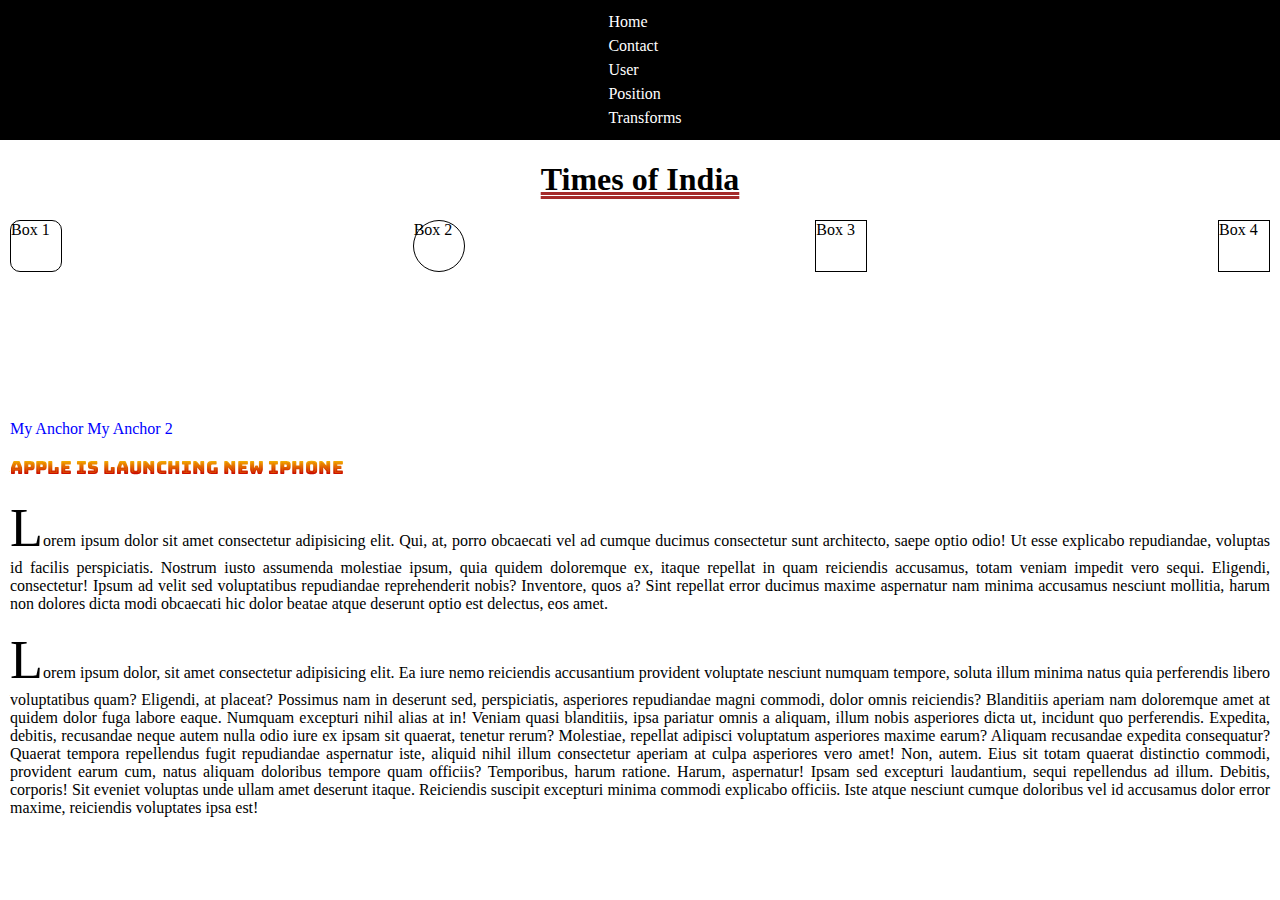
<file: index.html>
<!DOCTYPE html>
<html lang="en">
<head>
    <meta charset="UTF-8">
    <meta name="viewport" content="width=device-width, initial-scale=1.0">
    <title>Learn CSS Code Jugaad</title>
    <link rel="stylesheet" href="style.css">
    <link rel="stylesheet" media="screen and (max-width : 576px)" href="styleMax576.css">
    <link rel="preconnect" href="https://fonts.googleapis.com">
<link rel="preconnect" href="https://fonts.gstatic.com" crossorigin>
<link href="https://fonts.googleapis.com/css2?family=Bungee+Spice&display=swap" rel="stylesheet">
</head>
<body>
    <nav>
        <a href="/">Home</a>        
        <a href="">Contact</a> 
        <a href="/User.html">User</a>       
        <a href="/position.html">Position</a>            
        <a href="/transforms.html">Transforms</a>            
    </nav>

    <main>
        <h1>Times of India</h1>

        <div class="box-container">
            <div class="box">Box 1</div>
            <div class="box">Box 2</div>
            <div class="box">Box 3</div>
            <div class="box">Box 4</div>
            <!-- <div class="box">Box 5</div>
            <div class="box">Box 6</div>
            <div class="box" id="box7">Box 7</div> -->
        </div>

        <a class="myanchor" href="">My Anchor</a>
        <a class="myanchor" href="">My Anchor 2</a>
        <p class="title">Apple is launching new Iphone</p>
        <p class="paragraph">Lorem <span>ipsum</span> dolor sit amet consectetur adipisicing elit. Qui, at, porro obcaecati vel ad cumque ducimus consectetur sunt architecto, saepe optio odio! Ut esse explicabo repudiandae, voluptas id facilis perspiciatis.
        Nostrum iusto assumenda molestiae ipsum, quia quidem doloremque ex, itaque repellat in quam reiciendis accusamus, totam veniam impedit vero sequi. Eligendi, consectetur! Ipsum ad velit sed voluptatibus repudiandae reprehenderit nobis?
        Inventore, quos a? Sint repellat error ducimus maxime aspernatur nam minima accusamus nesciunt mollitia, harum non dolores dicta modi obcaecati hic dolor beatae atque deserunt optio est delectus, eos amet.</p>

        <p class="paragraph">Lorem ipsum dolor, sit amet consectetur adipisicing elit. Ea iure nemo reiciendis accusantium provident voluptate nesciunt numquam tempore, soluta illum minima natus quia perferendis libero voluptatibus quam? Eligendi, at placeat?
        Possimus nam in deserunt sed, perspiciatis, asperiores repudiandae magni commodi, dolor omnis reiciendis? Blanditiis aperiam nam doloremque amet at quidem dolor fuga labore eaque. Numquam excepturi nihil alias at in!
        Veniam quasi blanditiis, ipsa pariatur omnis a aliquam, illum nobis asperiores dicta ut, incidunt quo perferendis. Expedita, debitis, recusandae neque autem nulla odio iure ex ipsam sit quaerat, tenetur rerum?
        Molestiae, repellat adipisci voluptatum asperiores maxime earum? Aliquam recusandae expedita consequatur? Quaerat tempora repellendus fugit repudiandae aspernatur iste, aliquid nihil illum consectetur aperiam at culpa asperiores vero amet! Non, autem.
        Eius sit totam quaerat distinctio commodi, provident earum cum, natus aliquam doloribus tempore quam officiis? Temporibus, harum ratione. Harum, aspernatur! Ipsam sed excepturi laudantium, sequi repellendus ad illum. Debitis, corporis!
        Sit eveniet voluptas unde ullam amet deserunt itaque. Reiciendis suscipit excepturi minima commodi explicabo officiis. Iste atque nesciunt cumque doloribus vel id accusamus dolor error maxime, reiciendis voluptates ipsa est!</p>
    </main>
</body>
</html>
</file>
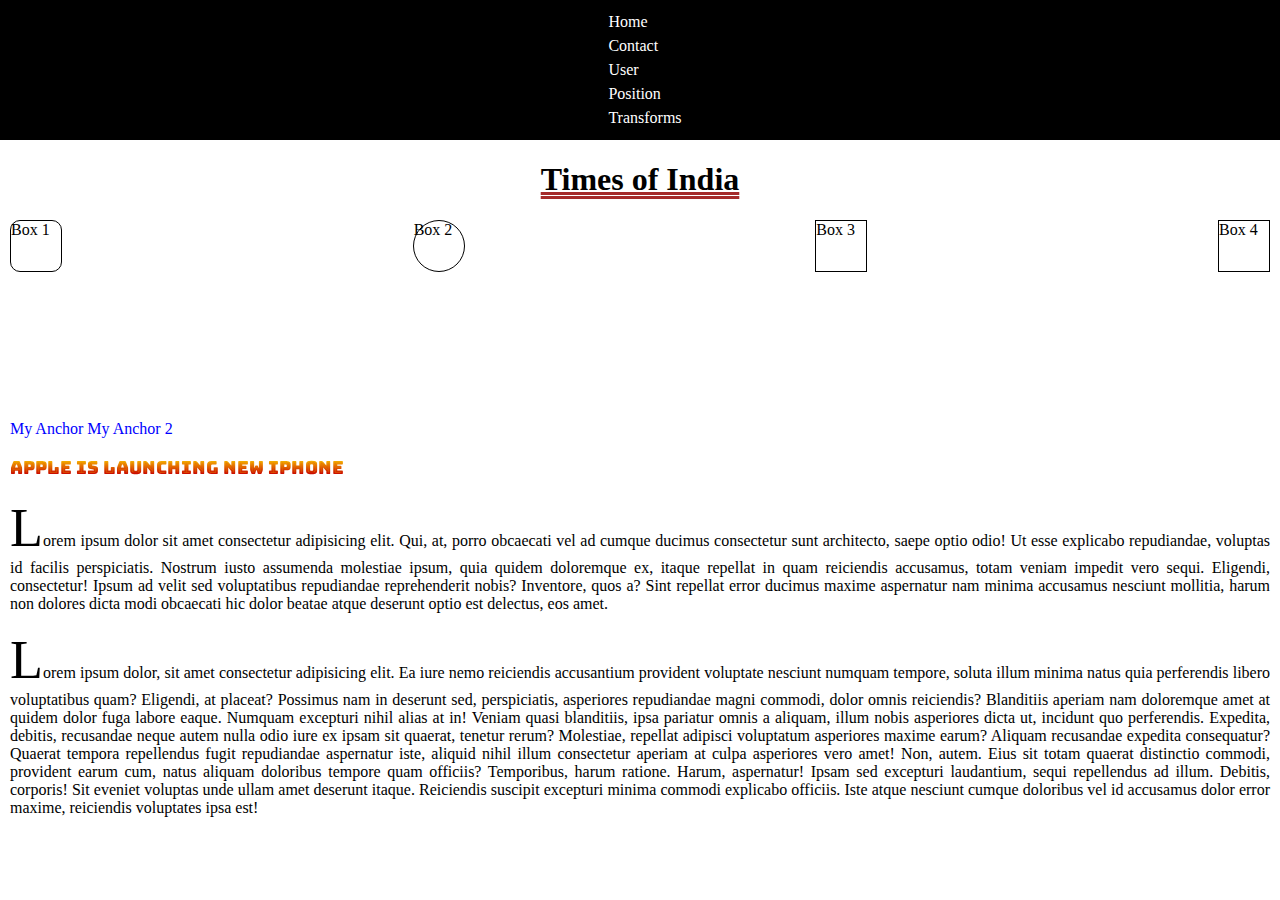
<file: Learning/index.html>
<!DOCTYPE html>
<html lang="en">
<head>
    <meta charset="UTF-8">
    <meta name="viewport" content="width=device-width, initial-scale=1.0">
    <title>Learn CSS Code Jugaad</title>
    <link rel="stylesheet" href="css/style.css">
    <link rel="stylesheet" media="screen and (max-width : 576px)" href="css/styleMax576.css">
    <link rel="preconnect" href="https://fonts.googleapis.com">
<link rel="preconnect" href="https://fonts.gstatic.com" crossorigin>
<link href="https://fonts.googleapis.com/css2?family=Bungee+Spice&display=swap" rel="stylesheet">
</head>
<body>
    <nav>
        <a href="/">Home</a>        
        <a href="">Contact</a> 
        <a href="/User.html">User</a>       
        <a href="/position.html">Position</a>            
        <a href="/transforms.html">Transforms</a>            
    </nav>

    <main>
        <h1>Times of India</h1>

        <div class="box-container">
            <div class="box">Box 1</div>
            <div class="box">Box 2</div>
            <div class="box">Box 3</div>
            <div class="box">Box 4</div>
            <!-- <div class="box">Box 5</div>
            <div class="box">Box 6</div>
            <div class="box" id="box7">Box 7</div> -->
        </div>

        <a class="myanchor" href="">My Anchor</a>
        <a class="myanchor" href="">My Anchor 2</a>
        <p class="title">Apple is launching new Iphone</p>
        <p class="paragraph">Lorem <span>ipsum</span> dolor sit amet consectetur adipisicing elit. Qui, at, porro obcaecati vel ad cumque ducimus consectetur sunt architecto, saepe optio odio! Ut esse explicabo repudiandae, voluptas id facilis perspiciatis.
        Nostrum iusto assumenda molestiae ipsum, quia quidem doloremque ex, itaque repellat in quam reiciendis accusamus, totam veniam impedit vero sequi. Eligendi, consectetur! Ipsum ad velit sed voluptatibus repudiandae reprehenderit nobis?
        Inventore, quos a? Sint repellat error ducimus maxime aspernatur nam minima accusamus nesciunt mollitia, harum non dolores dicta modi obcaecati hic dolor beatae atque deserunt optio est delectus, eos amet.</p>

        <p class="paragraph">Lorem ipsum dolor, sit amet consectetur adipisicing elit. Ea iure nemo reiciendis accusantium provident voluptate nesciunt numquam tempore, soluta illum minima natus quia perferendis libero voluptatibus quam? Eligendi, at placeat?
        Possimus nam in deserunt sed, perspiciatis, asperiores repudiandae magni commodi, dolor omnis reiciendis? Blanditiis aperiam nam doloremque amet at quidem dolor fuga labore eaque. Numquam excepturi nihil alias at in!
        Veniam quasi blanditiis, ipsa pariatur omnis a aliquam, illum nobis asperiores dicta ut, incidunt quo perferendis. Expedita, debitis, recusandae neque autem nulla odio iure ex ipsam sit quaerat, tenetur rerum?
        Molestiae, repellat adipisci voluptatum asperiores maxime earum? Aliquam recusandae expedita consequatur? Quaerat tempora repellendus fugit repudiandae aspernatur iste, aliquid nihil illum consectetur aperiam at culpa asperiores vero amet! Non, autem.
        Eius sit totam quaerat distinctio commodi, provident earum cum, natus aliquam doloribus tempore quam officiis? Temporibus, harum ratione. Harum, aspernatur! Ipsam sed excepturi laudantium, sequi repellendus ad illum. Debitis, corporis!
        Sit eveniet voluptas unde ullam amet deserunt itaque. Reiciendis suscipit excepturi minima commodi explicabo officiis. Iste atque nesciunt cumque doloribus vel id accusamus dolor error maxime, reiciendis voluptates ipsa est!</p>
    </main>
</body>
</html>
</file>
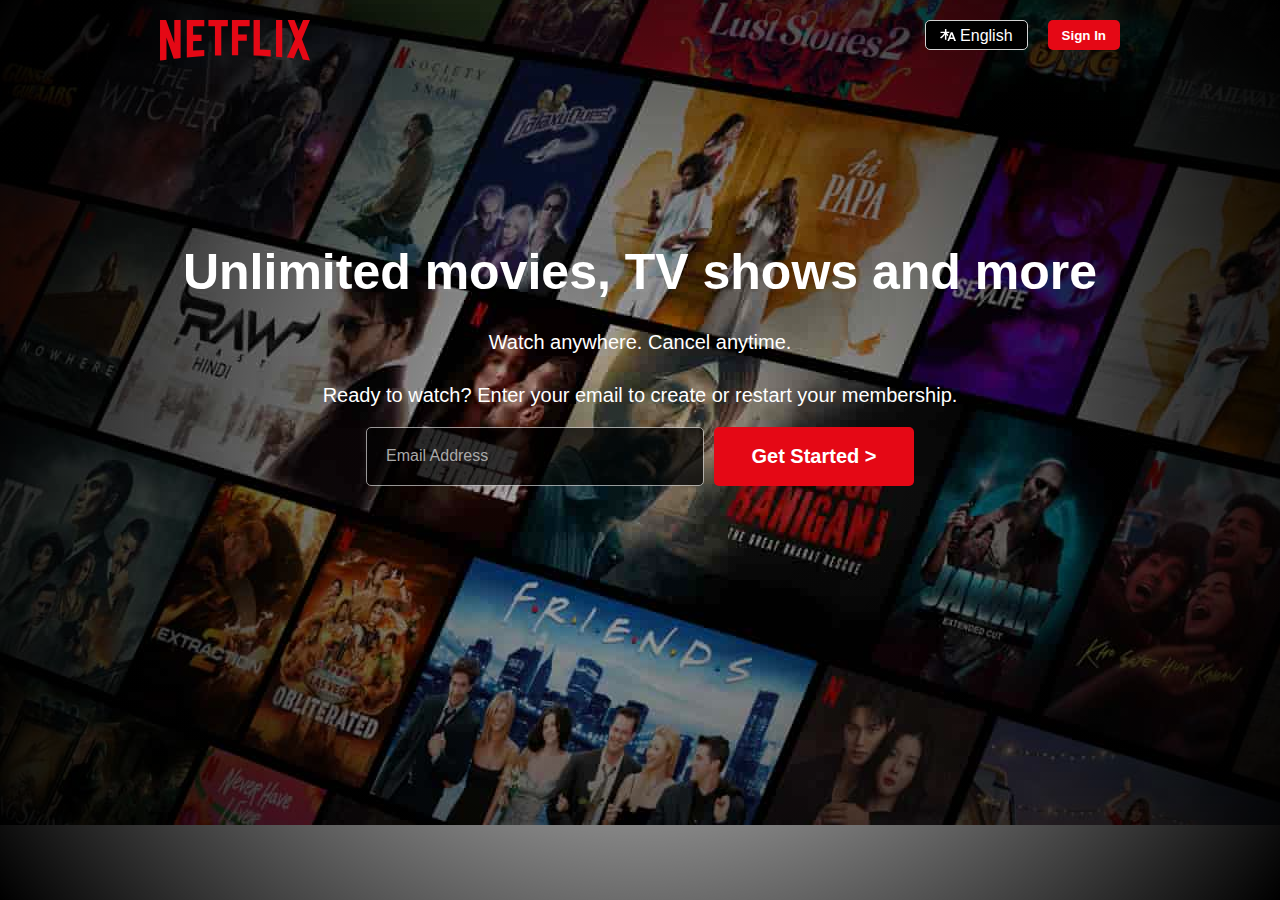
<file: Projects/Project3/index.html>
<!DOCTYPE html>
<html lang="en">
<head>
    <meta charset="UTF-8">
    <meta name="viewport" content="width=device-width, initial-scale=1.0">
    <title>Netflix Clone</title>
    <link rel="stylesheet" href="index.css">
</head>
<body>
    <div class="bg-overlay"></div>
    <img class="bg-image" src="images/netflix-background.jpeg" alt="" />

        <nav class="nav">
            <div class="netflix-logo">
                <svg viewBox="0 0 111 30" version="1.1" xmlns="http://www.w3.org/2000/svg" xmlns:xlink="http://www.w3.org/1999/xlink" aria-hidden="true" role="img" class="default-ltr-cache-1d568uk ev1dnif2"><g><path d="M105.06233,14.2806261 L110.999156,30 C109.249227,29.7497422 107.500234,29.4366857 105.718437,29.1554972 L102.374168,20.4686475 L98.9371075,28.4375293 C97.2499766,28.1563408 95.5928391,28.061674 93.9057081,27.8432843 L99.9372012,14.0931671 L94.4680851,-5.68434189e-14 L99.5313525,-5.68434189e-14 L102.593495,7.87421502 L105.874965,-5.68434189e-14 L110.999156,-5.68434189e-14 L105.06233,14.2806261 Z M90.4686475,-5.68434189e-14 L85.8749649,-5.68434189e-14 L85.8749649,27.2499766 C87.3746368,27.3437061 88.9371075,27.4055675 90.4686475,27.5930265 L90.4686475,-5.68434189e-14 Z M81.9055207,26.93692 C77.7186241,26.6557316 73.5307901,26.4064111 69.250164,26.3117443 L69.250164,-5.68434189e-14 L73.9366389,-5.68434189e-14 L73.9366389,21.8745899 C76.6248008,21.9373887 79.3120255,22.1557784 81.9055207,22.2804387 L81.9055207,26.93692 Z M64.2496954,10.6561065 L64.2496954,15.3435186 L57.8442216,15.3435186 L57.8442216,25.9996251 L53.2186709,25.9996251 L53.2186709,-5.68434189e-14 L66.3436123,-5.68434189e-14 L66.3436123,4.68741213 L57.8442216,4.68741213 L57.8442216,10.6561065 L64.2496954,10.6561065 Z M45.3435186,4.68741213 L45.3435186,26.2498828 C43.7810479,26.2498828 42.1876465,26.2498828 40.6561065,26.3117443 L40.6561065,4.68741213 L35.8121661,4.68741213 L35.8121661,-5.68434189e-14 L50.2183897,-5.68434189e-14 L50.2183897,4.68741213 L45.3435186,4.68741213 Z M30.749836,15.5928391 C28.687787,15.5928391 26.2498828,15.5928391 24.4999531,15.6875059 L24.4999531,22.6562939 C27.2499766,22.4678976 30,22.2495079 32.7809542,22.1557784 L32.7809542,26.6557316 L19.812541,27.6876933 L19.812541,-5.68434189e-14 L32.7809542,-5.68434189e-14 L32.7809542,4.68741213 L24.4999531,4.68741213 L24.4999531,10.9991564 C26.3126816,10.9991564 29.0936358,10.9054269 30.749836,10.9054269 L30.749836,15.5928391 Z M4.78114163,12.9684132 L4.78114163,29.3429562 C3.09401069,29.5313525 1.59340144,29.7497422 0,30 L0,-5.68434189e-14 L4.4690224,-5.68434189e-14 L10.562377,17.0315868 L10.562377,-5.68434189e-14 L15.2497891,-5.68434189e-14 L15.2497891,28.061674 C13.5935889,28.3437998 11.906458,28.4375293 10.1246602,28.6868498 L4.78114163,12.9684132 Z"></path></g></svg>
            </div>

            <div style="display: flex;">
                <button class="language-btn">
                    <svg width="16" height="16" viewBox="0 0 16 16" fill="none" xmlns="http://www.w3.org/2000/svg" class="default-ltr-cache-4z3qvp e1svuwfo1" data-name="Languages" aria-hidden="true"><path fill-rule="evenodd" clip-rule="evenodd" d="M10.7668 5.33333L10.5038 5.99715L9.33974 8.9355L8.76866 10.377L7.33333 14H9.10751L9.83505 12.0326H13.4217L14.162 14H16L12.5665 5.33333H10.8278H10.7668ZM10.6186 9.93479L10.3839 10.5632H11.1036H12.8856L11.6348 7.2136L10.6186 9.93479ZM9.52722 4.84224C9.55393 4.77481 9.58574 4.71045 9.62211 4.64954H6.41909V2H4.926V4.64954H0.540802V5.99715H4.31466C3.35062 7.79015 1.75173 9.51463 0 10.4283C0.329184 10.7138 0.811203 11.2391 1.04633 11.5931C2.55118 10.6795 3.90318 9.22912 4.926 7.57316V12.6667H6.41909V7.51606C6.81951 8.15256 7.26748 8.76169 7.7521 9.32292L8.31996 7.88955C7.80191 7.29052 7.34631 6.64699 6.9834 5.99715H9.06968L9.52722 4.84224Z" fill="currentColor"></path></svg>
                    English
                </button>

                <button class="sign-in-btn">Sign In</button>
            </div>
        </nav>
        <main>
            <div class="main-center">
                <h1>Unlimited movies, TV shows and more</h1>
                <h4>Watch anywhere. Cancel anytime.</h4>

                <p>Ready to watch? Enter your email to create or restart your membership.</p>

                <div class="get-started-container">
                    <label class="email-label" for="email">Email Address</label>
                    <input type="email" name="" id="email">
                    <button class="get-started-btn">Get Started ></button>
                </div>
            </div>
        </main>
</body>
</html>
</file>
<file: style.css>
body {
    margin: 0px;
}

main {
    margin: 0px 10px;
}

* {
    text-decoration: none;
}

nav {
    /* border: 2px solid burlywood; */
    /* border-radius: 1px; */
    padding: 10px;
    display: flex;
    position: sticky;
    background-color: black;
    top: 0px;
    justify-content: space-around;
}

nav > a {
    color: white;
    padding: 3px;
}

h1 {
    text-align: center;
    text-decoration: double underline 3px brown;
    z-index: 1;
    position: relative;
}

p.paragraph {
    text-align: justify;
    /* text-indent: 50px; */
}
p.paragraph::first-letter {
    font-size: 54px;
}

p.title {
    font-size: 18px;
    font-weight: 700;
    /* font-family: 'Times New Roman'; */
    /* font-family: Courier; */
    /* font-family: Verdana; */
    text-transform: capitalize;
    font-family: 'Bungee Spice', verdana;
    /* letter-spacing: 1px;
    word-spacing: 4px; */
}

.box {
    border: 1px solid black;
    width: 50px;
    height: 50px;
    /* display: inline-block; */
}

.box:first-child {
    border-radius: 10px;
}

.box:nth-child(2) {
    border-radius: 40px;
}

.box:hover {
    background-color: green;
    color: white;
}

.box-container {
    height: 200px;
    display: flex;
    justify-content: space-between;
    align-items: stretch;
    /* flex-direction: row-reverse; */
}

/* #box7 {
    display: none;
} */

.myanchor:visited {
    color: blue
}

.myanchor:link {
    color: purple
}



@media screen and (min-width: 577px) {
    nav {
        display: grid;
        grid-template-columns: auto auto;
        padding-left: 20px;
    }
}

@media screen and (min-width: 768px) {
    nav {
        display: grid;
        grid-template-columns: auto;
        padding-left: 20px;
    }
}
</file>
<file: styleMax576.css>
.box:nth-child(2) {
    border-radius: 0px;
}

nav {
    display: grid;
    grid-template-columns: auto auto auto;
    padding-left: 20px;
}
</file>
<file: Learning/css/style.css>
body {
    margin: 0px;
}

main {
    margin: 0px 10px;
}

* {
    text-decoration: none;
}

nav {
    /* border: 2px solid burlywood; */
    /* border-radius: 1px; */
    padding: 10px;
    display: flex;
    position: sticky;
    background-color: black;
    top: 0px;
    justify-content: space-around;
}

nav > a {
    color: white;
    padding: 3px;
}

h1 {
    text-align: center;
    text-decoration: double underline 3px brown;
    z-index: 1;
    position: relative;
}

p.paragraph {
    text-align: justify;
    /* text-indent: 50px; */
}
p.paragraph::first-letter {
    font-size: 54px;
}

p.title {
    font-size: 18px;
    font-weight: 700;
    /* font-family: 'Times New Roman'; */
    /* font-family: Courier; */
    /* font-family: Verdana; */
    text-transform: capitalize;
    font-family: 'Bungee Spice', verdana;
    /* letter-spacing: 1px;
    word-spacing: 4px; */
}

.box {
    border: 1px solid black;
    width: 50px;
    height: 50px;
    /* display: inline-block; */
}

.box:first-child {
    border-radius: 10px;
}

.box:nth-child(2) {
    border-radius: 40px;
}

.box:hover {
    background-color: green;
    color: white;
}

.box-container {
    height: 200px;
    display: flex;
    justify-content: space-between;
    align-items: stretch;
    /* flex-direction: row-reverse; */
}

/* #box7 {
    display: none;
} */

.myanchor:visited {
    color: blue
}

.myanchor:link {
    color: purple
}



@media screen and (min-width: 577px) {
    nav {
        display: grid;
        grid-template-columns: auto auto;
        padding-left: 20px;
    }
}

@media screen and (min-width: 768px) {
    nav {
        display: grid;
        grid-template-columns: auto;
        padding-left: 20px;
    }
}
</file>
<file: Learning/css/styleMax576.css>
.box:nth-child(2) {
    border-radius: 0px;
}

nav {
    display: grid;
    grid-template-columns: auto auto auto;
    padding-left: 20px;
}
</file>
<file: Projects/Project3/index.css>
body {
    margin: 0;
    display: flex;
    flex-direction: column;
    max-width: 75%;
    margin: auto;
    overflow: hidden;
    font-family: Arial, Helvetica, sans-serif;
}

.bg-image {
    position: absolute;
    margin-top: -300px;
    left: 0;
    z-index: -2;
}

.bg-overlay {
    position: absolute;
    background-image: radial-gradient(circle at center, transparent 0%, black 100%);
    left: 0;
    width: 100%;
    height: 100%;
    z-index: -1;
}

.nav {
    display: flex;
    margin-top: 20px;
    justify-content: space-between;
}

.netflix-logo > svg {
    fill: #E50815;
    width: 150px;
}

.language-btn {
    background-color: black;
    padding: 6px 14px;
    border: 1px solid lightgray;
    border-radius: 5px;
    color: white;
    font-size: 16px;
    margin-right: 20px;
    height: 30px;
    display: flex;
}

.language-btn > svg {
    margin-right: 4px;
}

.sign-in-btn, .get-started-btn {
    background-color: #E50815;
    color: white;
    border: none;
}

.sign-in-btn {
    padding: 8px 14px;
    height: 30px;
    border-radius: 5px;
    font-weight: 600;
}

.main-center {
    color: white;
    display: flex;
    flex-direction: column;
    justify-content: center;
    align-items: center;
    height: 100vh;
    margin-top: -150px;
}

.main-center > h1 {
    font-size: 50px;
    font-weight: 900;
    margin: 0;
}

.main-center > h4 {
    font-size: 20px;
    font-weight: 400;
    margin: 0;
    margin-top: 30px;
}

.main-center > p {
    font-size: 20px;
    font-weight: 400;
    margin: 0;
    margin-top: 30px;
}

.get-started-container {
    display: flex;
    margin-top: 20px;
}
.get-started-container > input{
    padding: 18px;
    background-color: black;
    opacity: 70%;
    width: 300px;
    border: 1px solid lightgray;
    border-radius: 5px;
}

.get-started-container > button{
    padding: 18px;
    font-size: 20px;
    font-weight: 800;
    background-color: #E50815;
    width: 200px;
    margin-left: 10px;
    border-radius: 5px;
}
.email-label {
    position: absolute;
    z-index: 1;
    margin-left: 20px;
    margin-top: 20px;
    color: darkgray;
}
</file>
